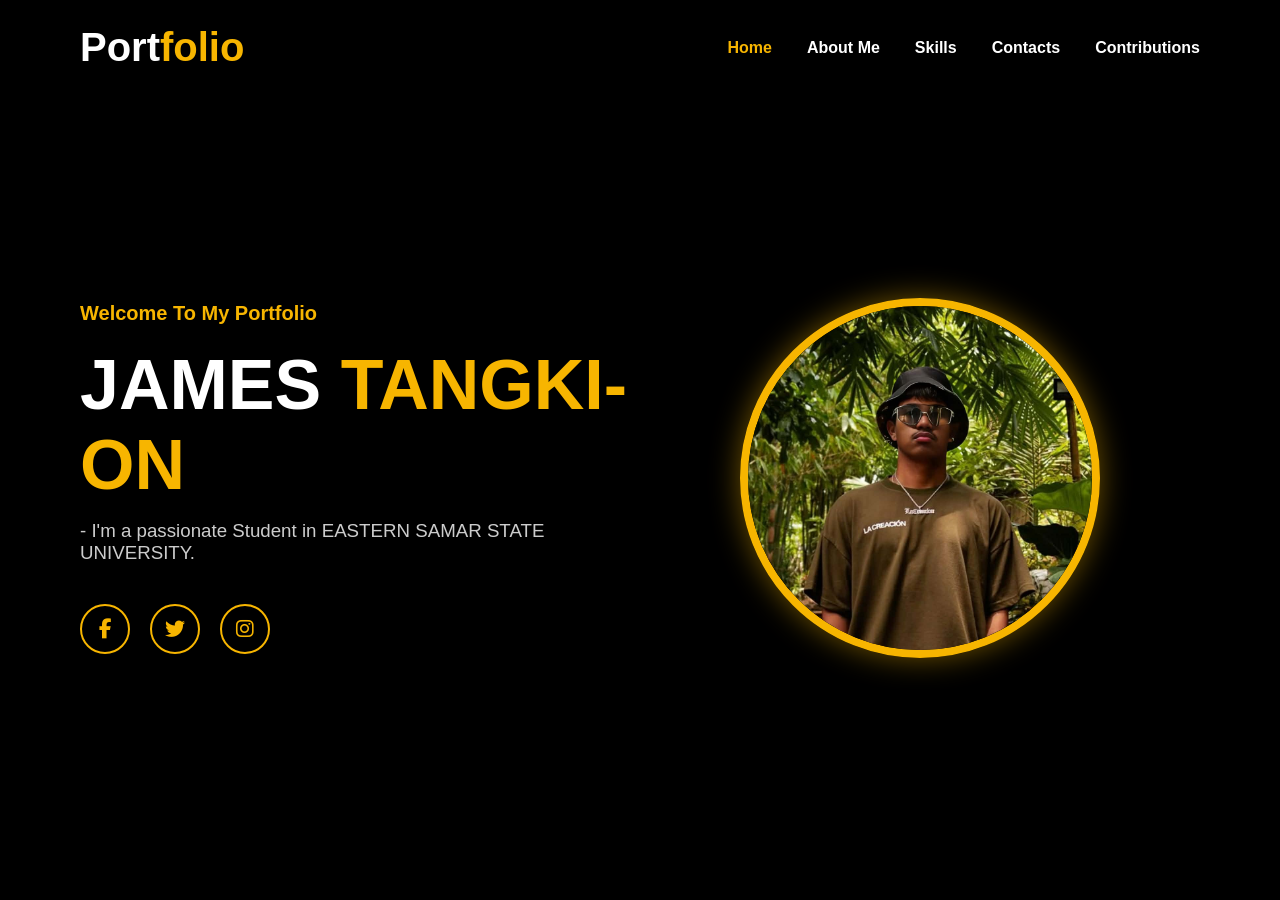
<file: index.html>
<!DOCTYPE html>
<html lang="en">
<head>
    <meta http-equiv="refresh" content="0; url=pages/index.html">
    <title>Redirecting...</title>
</head>
<body>
    <p>If you are not redirected automatically,
        <a href="pages/index.html">click here</a>.
    </p>
</body>
</html>
</file>
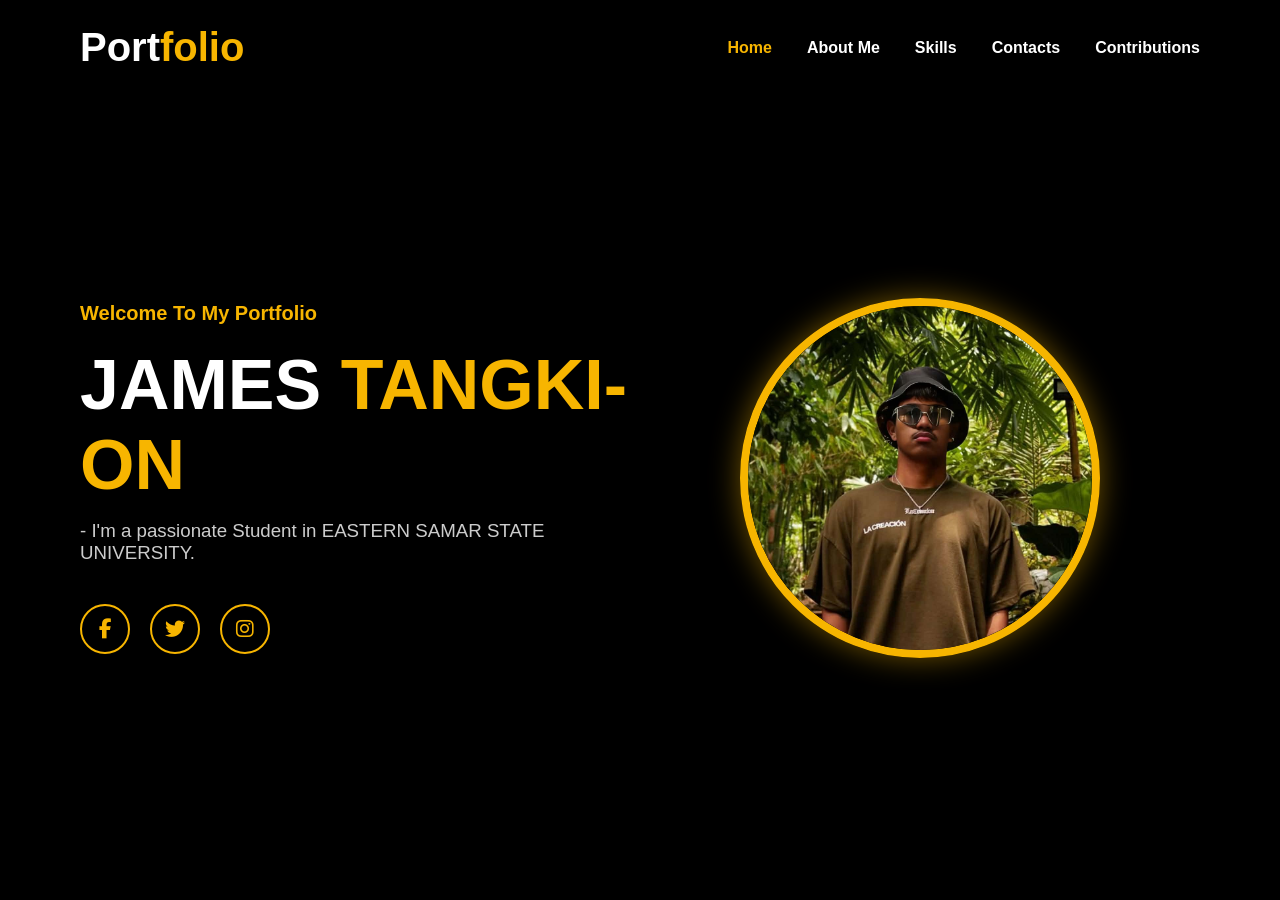
<file: pages/index.html>
<!DOCTYPE html>
<html lang="en">

<head>

    <meta charset="UTF-8">
    <meta name="viewport" content="width=device-width, initial-scale=1.0">

    <title>Portfolio</title>

    <link rel="stylesheet" href="../style.css">

    <link rel="stylesheet"
        href="https://cdnjs.cloudflare.com/ajax/libs/font-awesome/6.5.2/css/all.min.css">

</head>

<body>

    <header>

        <h2 class="logo">Port<span>folio</span></h2>

        <nav>

            <a href="index.html" class="active">Home</a>
            <a href="about.html">About Me</a>
            <a href="skills.html">Skills</a>
            <a href="contacts.html">Contacts</a>
            <a href="contributions.html">Contributions</a>


        </nav>

    </header>

    <section class="hero">

        <div class="content">

            <h4>Welcome To My Portfolio</h4>

            <h1>JAMES <span>TANGKI-ON</span></h1>

            <h3>- I'm a passionate Student in EASTERN SAMAR STATE UNIVERSITY.</h3>

            <div class="socials">

                <a href="https://www.facebook.com/profile.php?id=61580166291425"><i class="fab fa-facebook-f"></i></a>

                <a href="https://twitter.com/yourusername"><i class="fab fa-twitter"></i></a>

                <a href="https://www.instagram.com/jam_jamprst"><i class="fab fa-instagram"></i></a>

            </div>

        </div>

        <div class="image">

            <img src="../images/profile (2).jpg" alt="Profile">

        </div>

    </section>

</body>

</html>
</file>
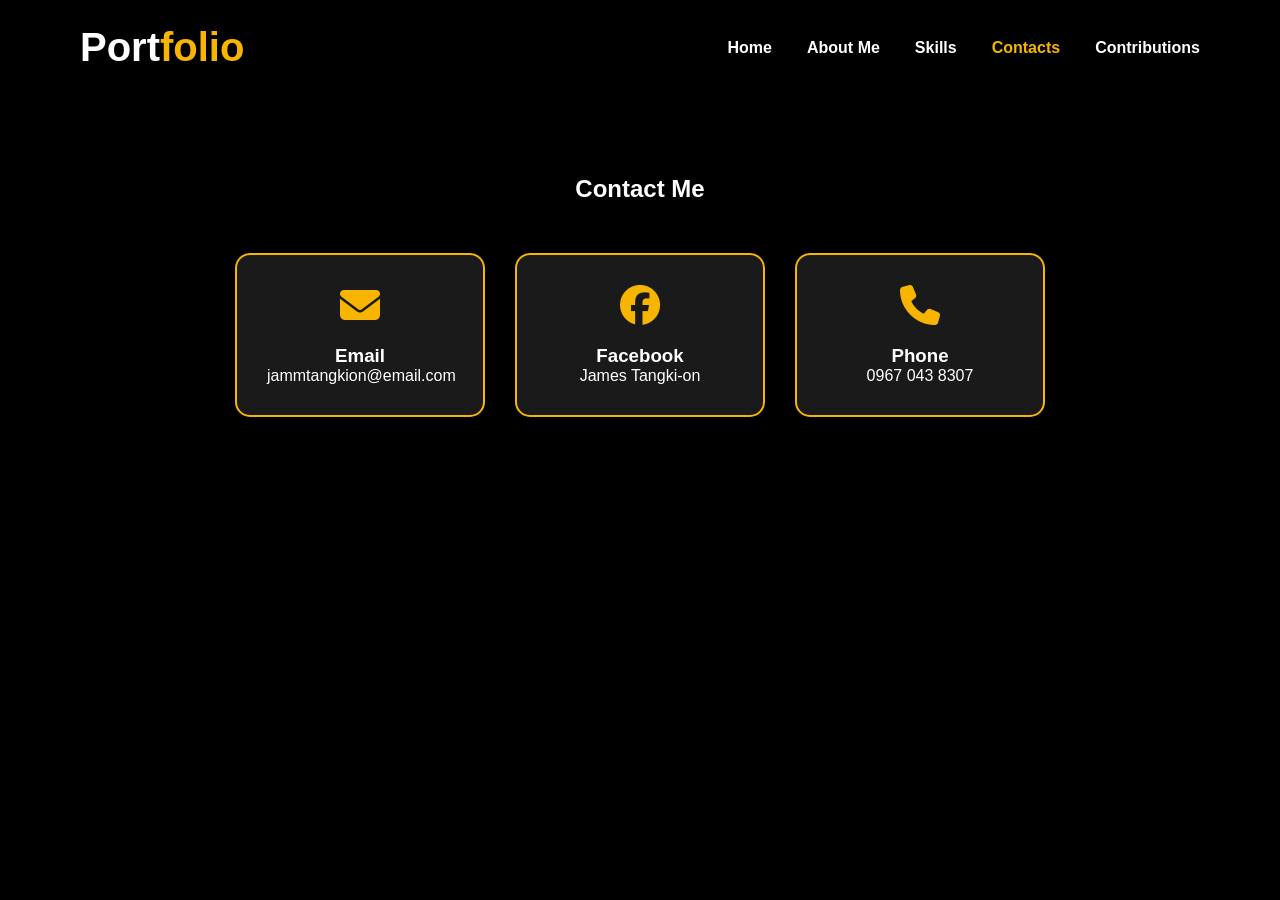
<file: pages/contacts.html>
<!DOCTYPE html>
<html lang="en">

<head>

    <meta charset="UTF-8">
    <meta name="viewport" content="width=device-width, initial-scale=1.0">

    <title>Contact</title>

    <link rel="stylesheet" href="../style.css">

    <link rel="stylesheet"
        href="https://cdnjs.cloudflare.com/ajax/libs/font-awesome/6.5.2/css/all.min.css">

</head>

<body>

    <header>

        <h2 class="logo">Port<span>folio</span></h2>

        <nav>

            <a href="index.html">Home</a>
            <a href="about.html">About Me</a>
            <a href="skills.html">Skills</a>
            <a href="contacts.html" class="active">Contacts</a>
            <a href="contributions.html">Contributions</a>


        </nav>

    </header>

    <section class="contact-page">

        <h1>Contact <span>Me</span></h1>

        <div class="contact-container">

            <div class="contact-box">

                <i class="fa-solid fa-envelope"></i>

                <h3>Email</h3>

                <p>jammtangkion@email.com</p>

            </div>

            <div class="contact-box">

                <i class="fa-brands fa-facebook"></i>

                <h3>Facebook</h3>

                <p>James Tangki-on</p>

            </div>

            <div class="contact-box">

                <i class="fa-solid fa-phone"></i>

                <h3>Phone</h3>

                <p>0967 043 8307</p>

            </div>

        </div>

    </section>

</body>

</html>
</file>
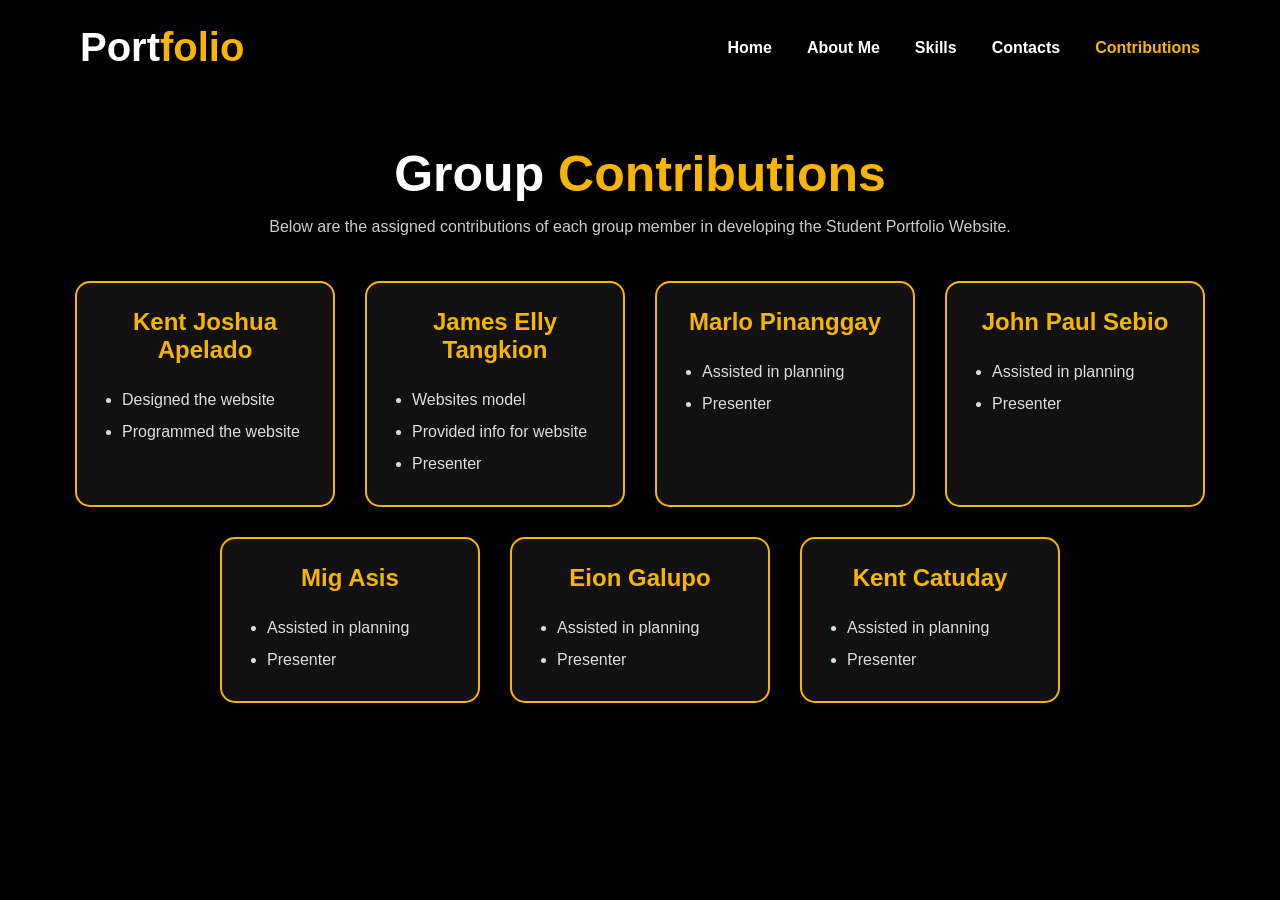
<file: pages/contributions.html>
<!DOCTYPE html>
<html lang="en">

<head>

    <meta charset="UTF-8">
    <meta name="viewport" content="width=device-width, initial-scale=1.0">

    <title>Contributions</title>

    <link rel="stylesheet" href="../style.css">

    <link rel="stylesheet"
    href="https://cdnjs.cloudflare.com/ajax/libs/font-awesome/6.5.2/css/all.min.css">

</head>

<body>

<header>

    <h2 class="logo">Port<span>folio</span></h2>

    <nav>

        <a href="index.html">Home</a>
        <a href="about.html">About Me</a>
        <a href="skills.html">Skills</a>
        <a href="contacts.html">Contacts</a>
        <a href="contributions.html" class="active">Contributions</a>

    </nav>

</header>

<section class="contribution-page">

    <h1>Group <span>Contributions</span></h1>

    <p class="intro">
        Below are the assigned contributions of each group member in developing the Student Portfolio Website.
    </p>

    <div class="member-container">

        <div class="member-card">

            <h2> Kent Joshua Apelado</h2>

            <ul>
                <li>Designed the website</li>
                <li>Programmed the website</li>
            </ul>

        </div>

        <div class="member-card">

            <h2> James Elly Tangkion</h2>

            <ul>
                <li>Websites model</li>
                <li>Provided info for website</li>
                <li>Presenter</li>
            </ul>

        </div>

        <div class="member-card">

            <h2> Marlo Pinanggay</h2>

            <ul>
                <li>Assisted in planning</li>
                <li>Presenter</li>
            </ul>

        </div>

        <div class="member-card">

            <h2> John Paul Sebio</h2>

            <ul>
                <li>Assisted in planning</li>
                <li>Presenter</li>
            </ul>

        </div>

        <div class="member-card">

            <h2> Mig Asis</h2>

            <ul>
                <li>Assisted in planning</li>
                <li>Presenter</li>
            </ul>

        </div>

        <div class="member-card">

            <h2> Eion Galupo</h2>

            <ul>
                <li>Assisted in planning</li>
                <li>Presenter</li>
            </ul>

        </div>

        <div class="member-card">

            <h2> Kent Catuday</h2>

            <ul>
                <li>Assisted in planning</li>
                <li>Presenter</li>
            </ul>

        </div>

    </div>

</section>

</body>

</html>
</file>
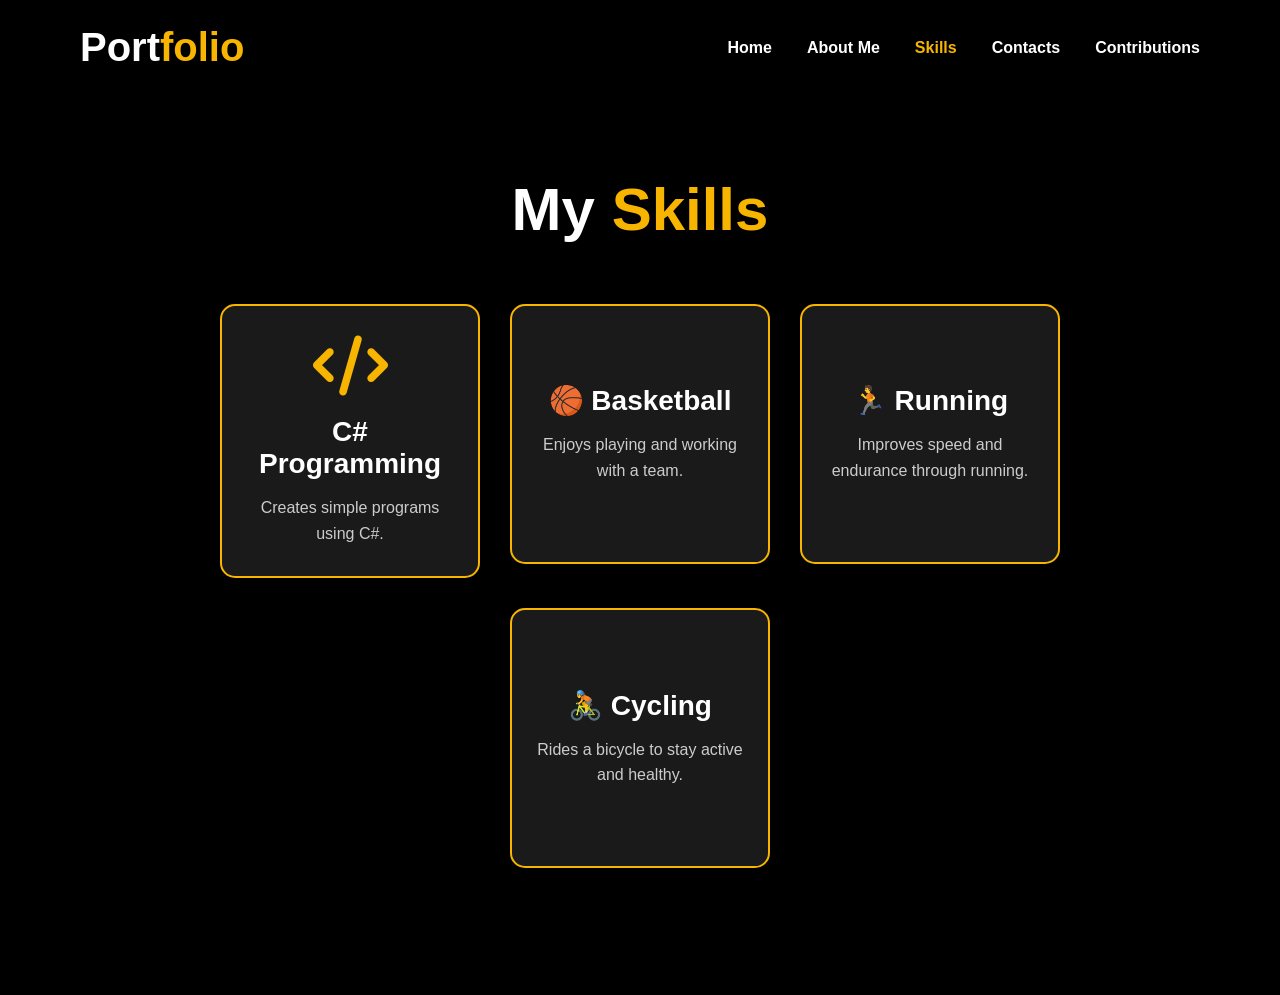
<file: pages/skills.html>
<!DOCTYPE html>
<html lang="en">

<head>

    <meta charset="UTF-8">
    <meta name="viewport" content="width=device-width, initial-scale=1.0">

    <title>Skills</title>

    <link rel="stylesheet" href="../style.css">

    <link rel="stylesheet"
        href="https://cdnjs.cloudflare.com/ajax/libs/font-awesome/6.5.2/css/all.min.css">

</head>

<body>

    <header>

        <h2 class="logo">Port<span>folio</span></h2>

        <nav>

            <a href="index.html">Home</a>
            <a href="about.html">About Me</a>
            <a href="skills.html" class="active">Skills</a>
            <a href="contacts.html">Contacts</a>
            <a href="contributions.html">Contributions</a>


        </nav>

    </header>

    <section class="skills-page">

        <h1>My <span>Skills</span></h1>

        <div class="skill-container">

            <a href="https://www.youtube.com/results?search_query=csharp+tutorial" target="_blank">

                <div class="card">

                    <i class="fa-solid fa-code"></i>

                    <h2>C# Programming</h2>

                    <p>Creates simple programs using C#.</p>

                </div>

            </a>

            <a href="https://www.youtube.com/results?search_query=basketball+highlights" target="_blank">

                <div class="card">

                    <h2>🏀 Basketball</h2>

                    <p>Enjoys playing and working with a team.</p>

                </div>

            </a>

            <a href="https://www.youtube.com/results?search_query=running+training" target="_blank">

                <div class="card">

                    <h2>🏃 Running</h2>

                    <p>Improves speed and endurance through running.</p>

                </div>

            </a>

            <a href="https://www.youtube.com/results?search_query=road+cycling" target="_blank">

                <div class="card">

                    <h2>🚴 Cycling</h2>

                    <p>Rides a bicycle to stay active and healthy.</p>

                </div>

            </a>

        </div>

    </section>

</body>

</html>
</file>
<file: style.css>
*{
    margin:0;
    padding:0;
    box-sizing:border-box;
    font-family:Arial, Helvetica, sans-serif;
}

body{
    background:#000;
    color:#fff;
    overflow-x:hidden;
}

/* Header */

header{
    width:100%;
    display:flex;
    justify-content:space-between;
    align-items:center;
    padding:25px 80px;
}

.logo{
    font-size:40px;
    font-weight:bold;
}

.logo span{
    color:#f7b500;
}

nav{
    display:flex;
    gap:35px;
}

nav a{
    color:white;
    text-decoration:none;
    font-weight:bold;
    transition:.3s;
}

nav a:hover,
nav .active{
    color:#f7b500;
}

/* Hero */

.hero{
    width:100%;
    min-height:85vh;
    display:flex;
    justify-content:space-between;
    align-items:center;
    padding:0 80px;
}

.content{
    width:50%;
}

.content h4{
    color:#f7b500;
    margin-bottom:20px;
    font-size:20px;
}

.content h1{
    font-size:70px;
    margin-bottom:15px;
}

.content span{
    color:#f7b500;
}

.content h3{
    font-weight:normal;
    color:#ccc;
    margin-bottom:40px;
}

/* Social Icons */

.socials{
    display:flex;
    gap:20px;
}

.socials a{
    width:50px;
    height:50px;
    display:flex;
    justify-content:center;
    align-items:center;

    border:2px solid #f7b500;
    border-radius:50%;

    color:#f7b500;
    font-size:20px;
    text-decoration:none;

    transition:.3s;
}

.socials a:hover{
    background:#f7b500;
    color:#000;
    transform:translateY(-5px);
}

/* Image */

.image{
    width:50%;
    display:flex;
    justify-content:center;
    align-items:center;
}

.image img{
    width:360px;
    height:360px;
    object-fit:cover;
    border-radius:50%;
    border:8px solid #f7b500;
    box-shadow:0 0 30px rgba(247,181,0,.45);
    transition:.3s;
}

.image img:hover{
    transform:scale(1.05);
    box-shadow:0 0 45px rgba(247,181,0,.8);
}

/* Responsive */

@media(max-width:900px){

    header{
        flex-direction:column;
        gap:20px;
    }

    nav{
        flex-wrap:wrap;
        justify-content:center;
    }

    .hero{
        flex-direction:column-reverse;
        text-align:center;
        padding:40px;
    }

    .content,
    .image{
        width:100%;
    }

    .content h1{
        font-size:50px;
    }

    .image img{
        width:260px;
        height:260px;
        margin-bottom:40px;
    }

    .socials{
        justify-content:center;
    }

}

/* ========================= */
/* Skills Page */
/* ========================= */

.skills-page{
    width:100%;
    min-height:100vh;
    padding:80px;
    text-align:center;
}

.skills-page h1{
    font-size:60px;
    margin-bottom:60px;
}

.skills-page span{
    color:#f7b500;
}

.skill-container{
    display:flex;
    justify-content:center;
    flex-wrap:wrap;
    gap:30px;
}

.skill-container a{
    text-decoration:none;
    color:white;
}

.card{
    width:260px;
    min-height:260px;
    background:#1a1a1a;
    border:2px solid #f7b500;
    border-radius:15px;
    padding:30px 20px;
    transition:0.3s;
    display:flex;
    flex-direction:column;
    justify-content:center;
    align-items:center;
}

.card:hover{
    transform:translateY(-10px);
    box-shadow:0 0 20px rgba(247,181,0,.5);
}

.card i{
    font-size:60px;
    color:#f7b500;
    margin-bottom:20px;
}

.card h2{
    margin-bottom:15px;
    color:#fff;
    font-size:28px;
}

.card p{
    color:#ccc;
    font-size:16px;
    line-height:1.6;
}

/* Responsive */

@media(max-width:900px){

    .skills-page{
        padding:40px 20px;
    }

    .skills-page h1{
        font-size:45px;
    }

    .card{
        width:100%;
        max-width:320px;
    }

}

/* Contact */

.contact-page{
    padding:80px;
    text-align:center;
}

.contact-container{
    display:flex;
    justify-content:center;
    gap:30px;
    flex-wrap:wrap;
    margin:50px 0;
}

.contact-box{
    width:250px;
    padding:30px;
    background:#1a1a1a;
    border:2px solid #f7b500;
    border-radius:15px;
}

.contact-box i{
    font-size:40px;
    color:#f7b500;
    margin-bottom:20px;
}

.contact-form{
    width:60%;
    margin:auto;
    display:flex;
    flex-direction:column;
    gap:20px;
}

.contact-form input,
.contact-form textarea{
    padding:15px;
    border:none;
    border-radius:10px;
    background:#222;
    color:white;
}

.contact-form textarea{
    height:150px;
    resize:none;
}

.contact-form button{
    padding:15px;
    background:#f7b500;
    border:none;
    border-radius:10px;
    font-size:18px;
    cursor:pointer;
    transition:.3s;
}

.contact-form button:hover{
    background:#ffcc00;
}

/* ================= ABOUT PAGE ================= */

.about-page{
    width:100%;
    padding:60px 80px;
}

.about-page h1{
    text-align:center;
    font-size:60px;
    margin-bottom:50px;
}

.about-page span{
    color:#f7b500;
}

.about-top{
    display:flex;
    align-items:flex-start;
    gap:50px;
    flex-wrap:wrap;
}

.about-left{
    width:320px;
    display:flex;
    flex-direction:column;
    align-items:center;
}

.about-left img{
    width:300px;
    height:300px;
    object-fit:cover;

    border-radius:50%;
    border:8px solid #f7b500;

    box-shadow:0 0 20px rgba(247,181,0,.5);
}

.about-video{
    width:100%;
    margin-top:25px;
}

.about-video video{
    width:100%;

    border:4px solid #f7b500;
    border-radius:15px;

    box-shadow:0 0 20px rgba(247,181,0,.4);
}

.about-text{
    flex:1;
}

.about-page h2{
    color:#f7b500;
    margin:30px 0 15px;
}

.about-page ul,
.about-page ol{
    margin-left:30px;
    line-height:2;
    color:#ddd;
}

.about-table{
    width:100%;
    border-collapse:collapse;
    margin-top:20px;
}

.about-table th,
.about-table td{
    border:2px solid #f7b500;
    padding:15px;
    text-align:center;
}

.about-table th{
    background:#f7b500;
    color:#000;
}

.about-table tr:nth-child(even){
    background:#1a1a1a;
}

.gallery{
    display:flex;
    justify-content:center;
    gap:25px;
    flex-wrap:wrap;
    margin-top:20px;
}

.gallery img{
    width:250px;
    height:180px;
    object-fit:cover;
    border-radius:10px;
    border:3px solid #f7b500;
    transition:.3s;
}

.gallery img:hover{
    transform:scale(1.05);
}

hr{
    margin:40px 0;
    border:1px solid #333;
}

/* Responsive */

@media(max-width:900px){

    .about-page{
        padding:40px 20px;
    }

    .about-page h1{
        font-size:45px;
    }

    .about-top{
        flex-direction:column;
        text-align:center;
    }

    .about-top img{
        width:220px;
        height:220px;
    }

}

/* ================= Songs Table ================= */

.songs-table{
    width:100%;
    border-collapse:collapse;
    margin-top:30px;
}

.songs-table th{
    background:#f7b500;
    color:#000;
    padding:15px;
    font-size:18px;
}

.songs-table td{
    border:2px solid #f7b500;
    padding:15px;
    text-align:center;
    background:#1a1a1a;
    color:#fff;
}

.songs-table tr:nth-child(even){
    background:#111;
}

.songs-table tr:hover{
    background:#2a2a2a;
    transition:.3s;
}

.songs-table audio{
    width:180px;
}

/* ===========================
   CONTRIBUTIONS PAGE
=========================== */

.contribution-page{

    width:90%;
    max-width:1200px;
    margin:50px auto;

}

.contribution-page h1{

    text-align:center;
    font-size:50px;
    margin-bottom:15px;

}

.contribution-page span{

    color:#f7b500;

}

.intro{

    text-align:center;
    color:#ccc;
    margin-bottom:45px;

}

.member-container{

    display:flex;
    flex-wrap:wrap;
    justify-content:center;
    gap:30px;

}

.member-card{

    width:260px;
    background:#111;
    border:2px solid #f7b500;
    border-radius:15px;
    padding:25px;
    transition:.3s;

}

.member-card:hover{

    transform:translateY(-8px);
    box-shadow:0 0 25px rgba(247,181,0,.5);

}

.member-card h2{

    color:#f7b500;
    margin-bottom:20px;
    text-align:center;

}

.member-card ul{

    margin-left:20px;
    line-height:2;

}

.member-card li{

    color:#ddd;

}

.team-box{

    margin-top:50px;
    background:#111;
    border:2px solid #f7b500;
    border-radius:15px;
    padding:30px;
    text-align:center;

}

.team-box h2{

    color:#f7b500;
    margin-bottom:15px;

}

.team-box p{

    color:#ddd;
    line-height:1.8;

}
</file>
